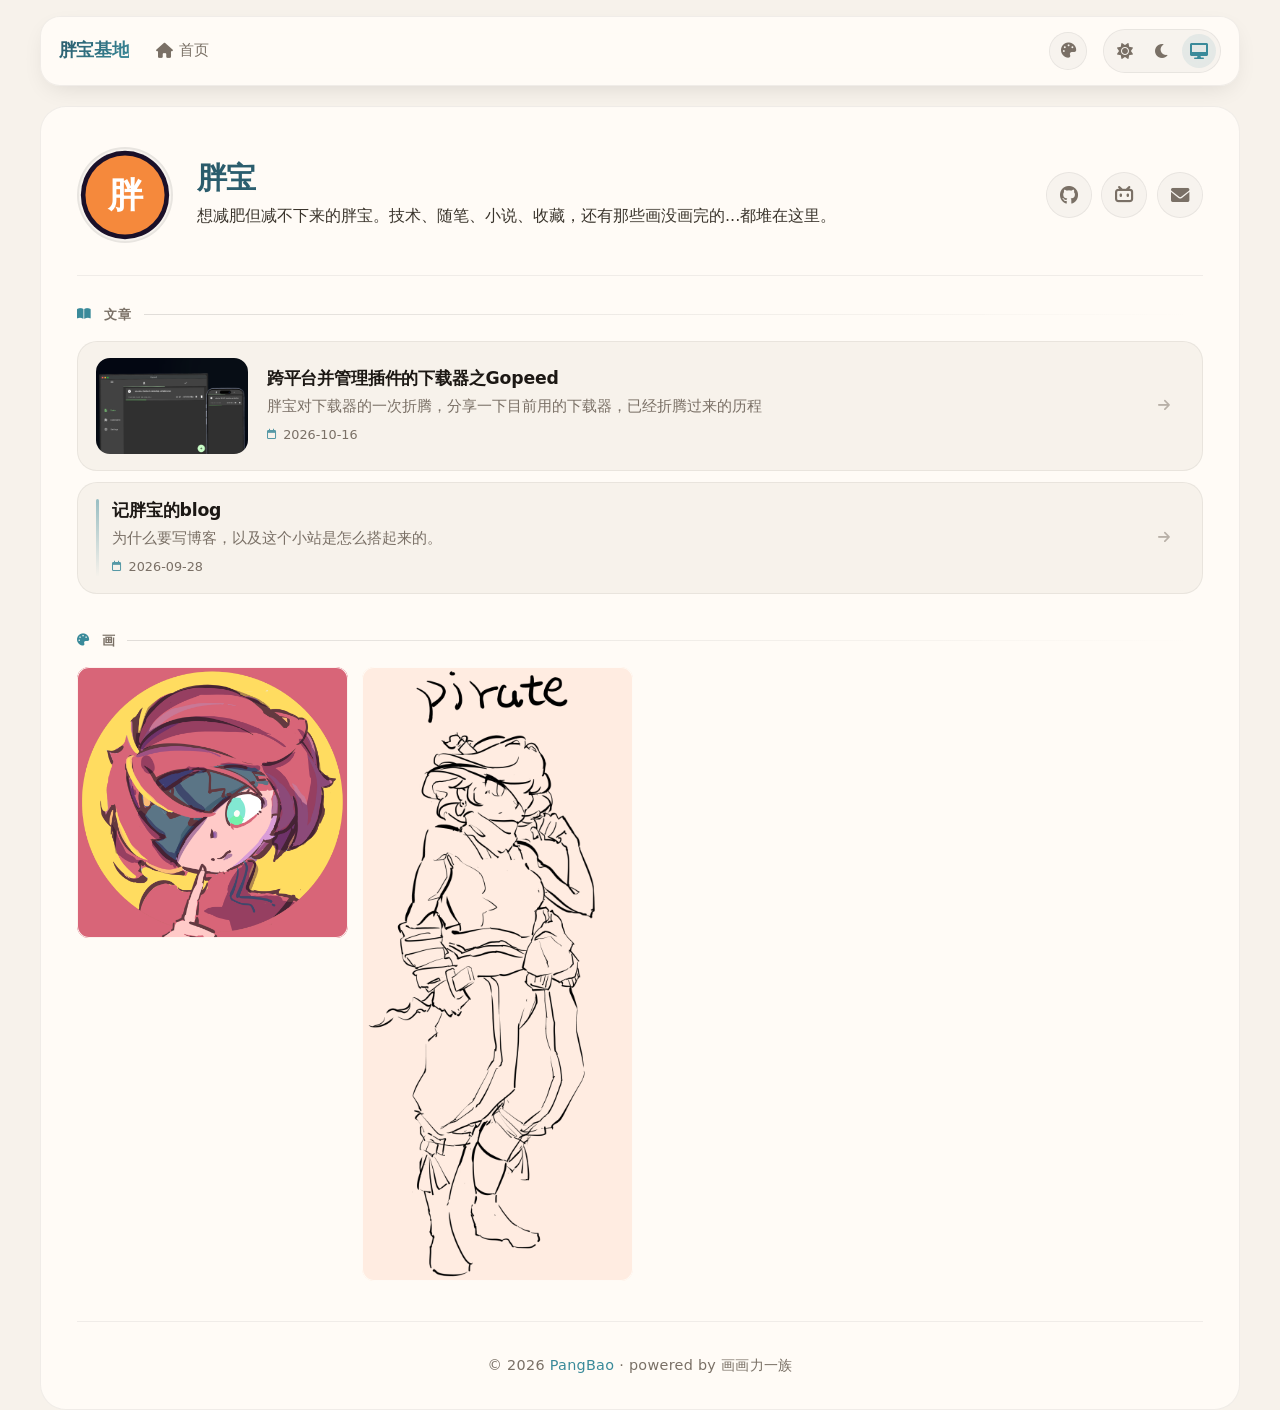
<file: index.html>
<!DOCTYPE html>
<html lang="zh-CN">
<head>
  <meta charset="UTF-8" />
  <meta name="viewport" content="width=device-width, initial-scale=1.0, viewport-fit=cover" />
  <title>胖宝基地</title>
  <meta name="description" content="胖宝基地 · 技术、随笔、小说、收藏" />

  <style>
    :root { color-scheme: dark light; }
    html { background: #16111f; }
    html[data-theme="light"] { background: #f7f2eb; }
    body { margin: 0; }
  </style>

  <script>
    (function () {
      var t = localStorage.getItem('theme-preference') || 'system';
      var d = t === 'system'
        ? (window.matchMedia('(prefers-color-scheme: dark)').matches ? 'dark' : 'light')
        : t;
      document.documentElement.setAttribute('data-theme', d);
    })();
  </script>

  <link rel="icon" type="image/svg+xml" href="favicon.svg" />
  <link rel="stylesheet" href="vendor/font-awesome/css/all.min.css" />
  <link rel="stylesheet" href="style.css" />
  <link rel="stylesheet" href="home.css" />
</head>
<body>

  <nav class="topbar" id="topbar">
    <div class="nav-brand">胖宝基地</div>
    <div class="breadcrumb" id="breadcrumb">
      <span class="crumb crumb-home">
        <i class="fas fa-home"></i>
        <span>首页</span>
      </span>
    </div>
    <a class="nav-icon-btn" href="#gallery" title="画" aria-label="画作">
      <i class="fas fa-palette"></i>
    </a>
    
    <div class="theme-switcher" id="themeSwitcher">
      <button class="theme-btn" data-theme-value="light" title="亮色" aria-label="亮色"><i class="fas fa-sun"></i></button>
      <button class="theme-btn" data-theme-value="dark" title="暗色" aria-label="暗色"><i class="fas fa-moon"></i></button>
      <button class="theme-btn" data-theme-value="system" title="跟随系统" aria-label="跟随系统"><i class="fas fa-desktop"></i></button>
    </div>

  </nav>

  <main class="container">

    <header class="hero">
      <img class="avatar" src="avatar.svg" alt="胖宝头像" width="96" height="96" />
      <div class="hero-text">
        <h1 class="hero-name">胖宝</h1>
        <p class="hero-bio">想减肥但减不下来的胖宝。技术、随笔、小说、收藏，还有那些画没画完的...都堆在这里。</p>
      </div>
      <div class="hero-social">
        <a href="https://github.com/NoDoFes" target="_blank" aria-label="GitHub"><i class="fab fa-github"></i></a>
        <a href="https://space.bilibili.com/65582750" target="_blank" aria-label="B站"><i class="fab fa-bilibili"></i></a>
        <a href="mailto:NoDoFes@outlook.com" aria-label="邮箱"><i class="fas fa-envelope"></i></a>
      </div>
    </header>

    <!-- 文章 -->
    <section class="section">
      <div class="section-label">
        <i class="fas fa-book-open"></i> 文章
        <span class="section-line"></span>
      </div>
      <div class="article-list" id="articleList"></div>
    </section>

    <!-- 画（瀑布流） -->
    <section class="section" id="gallery">
      <div class="section-label">
        <i class="fas fa-palette"></i> 画
        <span class="section-line"></span>
      </div>
      <div class="masonry" id="masonry"></div>
      <p class="section-empty" id="masonryEmpty" hidden>还没有画，下次来就有了 🎨</p>
    </section>

    <footer class="footer">
      &copy; 2026 <span>PangBao</span> · powered by 画画力一族
    </footer>

  </main>

  <!-- 灯箱 -->
  <div class="lightbox" id="lightbox" hidden aria-hidden="true" role="dialog" aria-modal="true" aria-label="画作查看">
    <div class="lightbox-backdrop" data-lb-close></div>

    <button class="lightbox-close" data-lb-close aria-label="关闭 (Esc)" title="关闭 (Esc)">
      <i class="fas fa-xmark"></i>
    </button>

    <button class="lightbox-nav lightbox-prev" data-lb-prev aria-label="上一张 (←)" title="上一张 (←)">
      <i class="fas fa-chevron-left"></i>
    </button>

    <figure class="lightbox-stage">
      <div class="lightbox-image-wrap">
        <img class="lightbox-image" id="lbImage" alt="" />
      </div>
      <figcaption class="lightbox-caption">
        <div class="lightbox-caption-main">
          <span class="lightbox-title" id="lbTitle"></span>
          <span class="lightbox-date" id="lbDate"></span>
        </div>
        <div class="lightbox-counter" id="lbCounter"></div>
      </figcaption>
    </figure>

    <button class="lightbox-nav lightbox-next" data-lb-next aria-label="下一张 (→)" title="下一张 (→)">
      <i class="fas fa-chevron-right"></i>
    </button>
  </div>

  <script src="articles.js"></script>
  <script src="artworks.js"></script>
  <script src="script.js"></script>
</body>
</html>
</file>
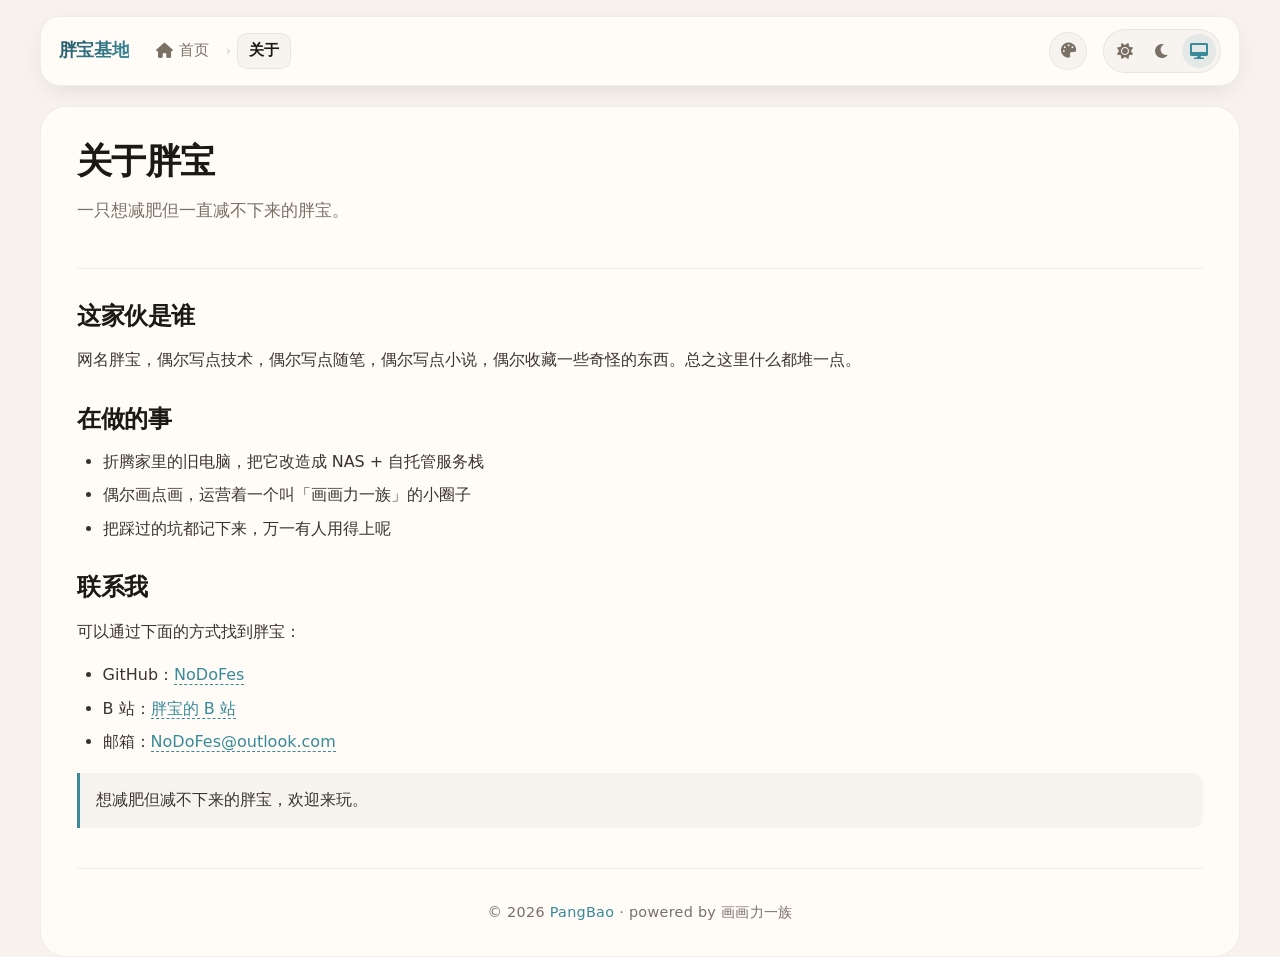
<file: about.html>
<!DOCTYPE html>
<html lang="zh-CN">
<head>
  <meta charset="UTF-8" />
  <meta name="viewport" content="width=device-width, initial-scale=1.0, viewport-fit=cover" />
  <title>关于 · 胖宝基地</title>

  <style>
    :root { color-scheme: dark light; }
    html { background: #16111f; }
    html[data-theme="light"] { background: #f7f2eb; }
    body { margin: 0; }
  </style>

  <script>
    (function () {
      var t = localStorage.getItem('theme-preference') || 'system';
      var d = t === 'system'
        ? (window.matchMedia('(prefers-color-scheme: dark)').matches ? 'dark' : 'light')
        : t;
      document.documentElement.setAttribute('data-theme', d);
    })();
  </script>

  <link rel="icon" type="image/svg+xml" href="favicon.svg" />
  <link rel="stylesheet" href="vendor/font-awesome/css/all.min.css" />
  <link rel="stylesheet" href="style.css" />
  <link rel="stylesheet" href="post.css" />
</head>
<body>

  <nav class="topbar">
    <a class="nav-brand" href="index.html" style="text-decoration:none;">胖宝基地</a>
    <div class="breadcrumb">
      <a class="crumb crumb-home" href="index.html" style="text-decoration:none;">
        <i class="fas fa-home"></i> 首页
      </a>
      <span class="crumb-sep">›</span>
      <span class="crumb crumb-file">关于</span>
    </div>
    <a class="nav-icon-btn" href="index.html#gallery" title="画" aria-label="画作">
      <i class="fas fa-palette"></i>
    </a>
    
    <div class="theme-switcher" id="themeSwitcher">
      <button class="theme-btn" data-theme-value="light" title="亮色" aria-label="亮色"><i class="fas fa-sun"></i></button>
      <button class="theme-btn" data-theme-value="dark" title="暗色" aria-label="暗色"><i class="fas fa-moon"></i></button>
      <button class="theme-btn" data-theme-value="system" title="跟随系统" aria-label="跟随系统"><i class="fas fa-desktop"></i></button>
    </div>

  </nav>

  <main class="container">
    <article class="post">
      <header class="post-header">
        <h1 class="post-title">关于胖宝</h1>
        <p class="post-description">一只想减肥但一直减不下来的胖宝。</p>
      </header>

      <h2>这家伙是谁</h2>
      <p>网名胖宝，偶尔写点技术，偶尔写点随笔，偶尔写点小说，偶尔收藏一些奇怪的东西。总之这里什么都堆一点。</p>

      <h2>在做的事</h2>
      <ul>
        <li>折腾家里的旧电脑，把它改造成 NAS + 自托管服务栈</li>
        <li>偶尔画点画，运营着一个叫「画画力一族」的小圈子</li>
        <li>把踩过的坑都记下来，万一有人用得上呢</li>
      </ul>

      <h2>联系我</h2>
      <p>可以通过下面的方式找到胖宝：</p>
      <ul>
        <li>GitHub：<a href="https://github.com/NoDoFes" target="_blank">NoDoFes</a></li>
        <li>B 站：<a href="https://space.bilibili.com/65582750" target="_blank">胖宝的 B 站</a></li>
        <li>邮箱：<a href="mailto:NoDoFes@outlook.com">NoDoFes@outlook.com</a></li>
      </ul>

      <blockquote>想减肥但减不下来的胖宝，欢迎来玩。</blockquote>
    </article>

    <footer class="footer">
      &copy; 2026 <span>PangBao</span> · powered by 画画力一族
    </footer>
  </main>

  <script defer src="script.js"></script>
</body>
</html>
</file>
<file: style.css>
/* ============================================
   CSS 变量
   ============================================ */
:root {
    --bg-primary: #16111f;
    --bg-secondary: rgba(24, 18, 36, 0.82);
    --bg-tertiary: rgba(38, 28, 56, 0.4);
    --bg-hover: rgba(60, 44, 90, 0.45);

    --text-primary: #f5ede0;
    --text-secondary: #d8cdbd;
    --text-muted: #a89f91; 

    --border-subtle: rgba(255, 255, 255, 0.05);
    --border-strong: rgba(255, 255, 255, 0.1);

    --shadow-md: 0 8px 24px -8px rgba(0, 0, 0, 0.5);

    --accent: #6fcbd6;
    --accent-soft: rgba(111, 203, 214, 0.14);
    --brand-gradient: linear-gradient(135deg, #a8e5f0, #6fcbd6);

    --crumb-0: #6fcbd6;
    --crumb-1: #e8a44a;
    --crumb-2: #d48ad6;
    --crumb-3: #f08080;
    --crumb-file: #f5ede0;

    --radius-sm: 10px;
    --radius-md: 14px;
    --radius-lg: 20px;
    --radius-xl: 26px;

    --ease-out: cubic-bezier(0.22, 1, 0.36, 1);
}

[data-theme="light"] {
    --bg-primary: #f7f2eb;
    --bg-secondary: rgba(255, 252, 247, 0.92);
    --bg-tertiary: rgba(0, 0, 0, 0.03);
    --bg-hover: rgba(0, 0, 0, 0.06);

    --text-primary: #1c1814;
    --text-secondary: #3a342c;
    --text-muted: #7a7066;

    --border-subtle: rgba(0, 0, 0, 0.06);
    --border-strong: rgba(0, 0, 0, 0.12);

    --shadow-md: 0 8px 24px -8px rgba(0, 0, 0, 0.12);

    --accent: #3a8a9a;
    --accent-soft: rgba(58, 138, 154, 0.1);
    --brand-gradient: linear-gradient(135deg, #2a5a6a, #3a8a9a);

    --crumb-0: #3a8a9a;
    --crumb-1: #c8843a;
    --crumb-2: #a868b6;
    --crumb-3: #d06060;
    --crumb-file: #1c1814;
}

/* ============================================
   全局
   ============================================ */
* { margin: 0; padding: 0; box-sizing: border-box; }

html {
    scroll-behavior: smooth;
    scroll-padding-top: 90px;
    -webkit-text-size-adjust: 100%;
}

body {
    font-family: system-ui, -apple-system, 'Segoe UI', 'PingFang SC', 'Microsoft YaHei', sans-serif;
    background: var(--bg-primary);
    color: var(--text-primary);
    line-height: 1.65;
    min-height: 100vh;
    display: flex;
    flex-direction: column;
    align-items: center;
    padding: 1rem 1.25rem 0;
    transition: background 0.3s ease, color 0.3s ease;
    -webkit-font-smoothing: antialiased;
    -moz-osx-font-smoothing: grayscale;
    font-size: 16px;
}

/* ============================================
   顶部 sticky
   ============================================ */
.topbar {
    position: sticky;
    top: 0.75rem;
    z-index: 100;
    width: 100%;
    max-width: 1200px;
    display: flex;
    align-items: center;
    gap: 1rem;
    padding: 0.75rem 1.1rem;
    margin-bottom: 1.25rem;
    background: var(--bg-secondary);
    backdrop-filter: blur(20px) saturate(1.4);
    -webkit-backdrop-filter: blur(20px) saturate(1.4);
    border: 1px solid var(--border-subtle);
    border-radius: var(--radius-lg);
    box-shadow: var(--shadow-md);
    transition:
        padding 0.3s var(--ease-out),
        box-shadow 0.3s ease,
        background 0.3s ease,
        border-color 0.3s ease,
        border-radius 0.3s ease;
}

.topbar.scrolled {
    padding: 0.55rem 1.1rem;
    box-shadow: 0 16px 40px -14px rgba(0, 0, 0, 0.7),
                0 2px 8px -2px rgba(0, 0, 0, 0.3);
}
[data-theme="light"] .topbar.scrolled {
    box-shadow: 0 16px 40px -14px rgba(0, 0, 0, 0.15),
                0 2px 8px -2px rgba(0, 0, 0, 0.05);
}

.nav-brand {
    font-size: 1.1rem;
    font-weight: 700;
    letter-spacing: -0.02em;
    background: var(--brand-gradient);
    -webkit-background-clip: text;
    background-clip: text;
    color: transparent;
    flex-shrink: 0;
    white-space: nowrap;
    text-decoration: none;
}

/* 返回按钮（文章页顶栏用） */
.back-link {
    display: inline-flex;
    align-items: center;
    gap: 0.5rem;
    padding: 0.5rem 0.95rem;
    border-radius: 999px;
    border: 1px solid var(--border-subtle);
    background: var(--bg-tertiary);
    color: var(--text-secondary);
    font-size: 0.9rem;
    font-weight: 500;
    text-decoration: none;
    flex-shrink: 0;
    transition:
        background 0.2s ease,
        color 0.2s ease,
        border-color 0.2s ease,
        transform 0.2s var(--ease-out);
}
.back-link:hover {
    color: var(--accent);
    border-color: var(--accent);
    background: var(--bg-hover);
    transform: translateX(-2px);
}
.back-link i { transition: transform 0.2s var(--ease-out); }
.back-link:hover i { transform: translateX(-2px); }

/* 顶栏图标按钮（「画」入口） */
.nav-icon-btn {
    width: 38px;
    height: 38px;
    display: inline-flex;
    align-items: center;
    justify-content: center;
    border-radius: 50%;
    background: var(--bg-tertiary);
    border: 1px solid var(--border-subtle);
    color: var(--text-muted);
    font-size: 0.95rem;
    text-decoration: none;
    flex-shrink: 0;
    transition:
        color 0.2s ease,
        background 0.2s ease,
        border-color 0.2s ease,
        transform 0.2s var(--ease-out);
}
.nav-icon-btn:hover {
    color: var(--accent);
    border-color: var(--accent);
    background: var(--bg-hover);
    transform: translateY(-1px) rotate(-6deg);
}
.nav-icon-btn.active {
    color: var(--accent);
    background: var(--accent-soft);
    border-color: var(--accent);
}

/* 面包屑 */
.breadcrumb {
    flex: 1;
    display: flex;
    align-items: center;
    gap: 0.35rem;
    font-size: 0.95rem;
    overflow-x: auto;
    white-space: nowrap;
    scrollbar-width: none;
    -ms-overflow-style: none;
    padding: 0.15rem 0;
    min-width: 0;
}
.breadcrumb::-webkit-scrollbar { display: none; }

.crumb {
    display: inline-flex;
    align-items: center;
    gap: 0.35rem;
    padding: 0.3rem 0.7rem;
    border-radius: var(--radius-sm);
    transition: background 0.15s, color 0.15s;
    flex-shrink: 0;
    font-weight: 500;
    color: inherit;
    text-decoration: none;
}

.crumb-home {
    color: var(--text-muted);
    cursor: pointer;
}
.crumb-home:hover {
    color: var(--text-primary);
    background: var(--bg-tertiary);
}

.crumb-depth-0 { color: var(--crumb-0); }
.crumb-depth-1 { color: var(--crumb-1); }
.crumb-depth-2 { color: var(--crumb-2); }
.crumb-depth-3 { color: var(--crumb-3); }

.crumb-file {
    color: var(--crumb-file);
    font-weight: 600;
    background: var(--bg-tertiary);
    border: 1px solid var(--border-subtle);
    overflow: hidden;
    text-overflow: ellipsis;
    max-width: 34vw;
}

.crumb-sep {
    color: var(--text-muted);
    opacity: 0.4;
    font-size: 0.85em;
    flex-shrink: 0;
}

/* 主题切换器 */
.theme-switcher {
    display: flex;
    align-items: center;
    gap: 0.2rem;
    background: var(--bg-tertiary);
    padding: 0.25rem;
    border-radius: 999px;
    border: 1px solid var(--border-subtle);
    flex-shrink: 0;
}

.theme-btn {
    background: transparent;
    border: none;
    color: var(--text-muted);
    font-size: 1rem;
    width: 34px;
    height: 34px;
    border-radius: 50%;
    cursor: pointer;
    transition: 0.15s;
    line-height: 1;
    display: inline-flex;
    align-items: center;
    justify-content: center;
}
.theme-btn:hover {
    color: var(--text-primary);
    background: var(--bg-hover);
}
.theme-btn.active {
    color: var(--accent);
    background: var(--accent-soft);
}

/* ============================================
   主容器
   ============================================ */
.container {
    max-width: 1200px;
    width: 100%;
    background: var(--bg-secondary);
    backdrop-filter: blur(8px);
    -webkit-backdrop-filter: blur(8px);
    border-radius: var(--radius-xl);
    padding: 2rem 2.25rem 1.5rem;
    border: 1px solid var(--border-subtle);
    box-shadow: 0 1px 0 rgba(255, 255, 255, 0.04) inset;
    flex: 1;
    transition: background 0.3s, border-color 0.3s;
}

/* ============================================
   页脚
   ============================================ */
.footer {
    text-align: center;
    font-size: 0.9rem;
    color: var(--text-muted);
    padding: 2rem 0 0.5rem;
    margin-top: 2.5rem;
    border-top: 1px solid var(--border-subtle);
    letter-spacing: 0.02em;
}
.footer span { color: var(--accent); }

/* ============================================
   页面切换动画
   ============================================ */
body { transition: opacity 0.18s ease; }
body.page-leaving { opacity: 0.6; }

/* ============================================
   主题切换过渡
   ============================================ */

/* View Transition */
::view-transition-old(root),
::view-transition-new(root) {
    animation: none;
    mix-blend-mode: normal;
}
::view-transition-old(root) { z-index: 1; }
::view-transition-new(root) { z-index: 2; }

.read-progress,
.back-to-top {
    view-transition-name: none;
}

/* CSS 类过渡回退 */
html.theme-transition,
html.theme-transition *,
html.theme-transition *::before,
html.theme-transition *::after {
    transition:
        background-color 0.4s cubic-bezier(0.22, 1, 0.36, 1),
        color            0.4s cubic-bezier(0.22, 1, 0.36, 1),
        border-color     0.4s cubic-bezier(0.22, 1, 0.36, 1),
        box-shadow       0.4s cubic-bezier(0.22, 1, 0.36, 1),
        fill             0.4s cubic-bezier(0.22, 1, 0.36, 1),
        stroke           0.4s cubic-bezier(0.22, 1, 0.36, 1) !important;
    transition-delay: 0s !important;
}

/* ============================================
   响应式（顶栏 / 容器 / 页脚）
   ============================================ */
@media (max-width: 780px) {
    body {
        padding: 0.6rem 0.75rem 0;
        font-size: 15px;
    }
    .topbar {
        top: 0.5rem;
        padding: 0.6rem 0.85rem;
        gap: 0.6rem;
        border-radius: var(--radius-md);
    }
    .nav-brand { font-size: 1rem; }
    .breadcrumb { font-size: 0.88rem; }
    .crumb { padding: 0.25rem 0.55rem; }
    .theme-btn { width: 32px; height: 32px; font-size: 0.95rem; }

    .container {
        padding: 1.5rem 1.25rem 1rem;
        border-radius: var(--radius-lg);
    }
}

@media (max-width: 640px) {
    .back-link span { display: none; }
    .back-link { padding: 0.5rem; width: 38px; justify-content: center; }
    .nav-icon-btn { width: 34px; height: 34px; font-size: 0.88rem; }
}

@media (max-width: 460px) {
    .nav-brand { display: none; }
    .container {
        padding: 1.25rem 1rem 0.75rem;
        border-radius: var(--radius-md);
    }
}

@supports (padding: max(0px)) {
    body {
        padding-left: max(1.25rem, env(safe-area-inset-left));
        padding-right: max(1.25rem, env(safe-area-inset-right));
    }
}

/* ============================================
   减少动画
   ============================================ */
@media (prefers-reduced-motion: reduce) {
    .topbar,
    .back-link,
    .nav-icon-btn {
        animation: none !important;
        transition: none !important;
    }
    html.theme-transition,
    html.theme-transition *,
    html.theme-transition *::before,
    html.theme-transition *::after {
        transition: none !important;
    }
    ::view-transition-old(root),
    ::view-transition-new(root) {
        animation: none !important;
    }
}
</file>
<file: home.css>
/* ============================================================
   首页专属样式
   加载于：index.html
   ============================================================ */

/* ============================================
   Hero
   ============================================ */
.hero {
    display: flex;
    align-items: center;
    gap: 1.5rem;
    padding: 0.5rem 0 2rem;
    border-bottom: 1px solid var(--border-subtle);
    margin-bottom: 1.75rem;
}

.avatar {
    width: 96px;
    height: 96px;
    border-radius: 50%;
    object-fit: cover;
    background: var(--bg-tertiary);
    flex-shrink: 0;
    border: 2px solid var(--border-subtle);
    transition: transform 0.3s var(--ease-out), border-color 0.2s;
}
.avatar:hover {
    transform: scale(1.04);
    border-color: var(--accent);
}

.hero-text {
    flex: 1;
    min-width: 0;
}

.hero-name {
    font-size: 1.85rem;
    font-weight: 700;
    letter-spacing: -0.02em;
    background: var(--brand-gradient);
    -webkit-background-clip: text;
    background-clip: text;
    color: transparent;
    margin-bottom: 0.4rem;
    line-height: 1.2;
}

.hero-bio {
    color: var(--text-secondary);
    font-size: 1rem;
    line-height: 1.6;
}

.hero-social {
    display: flex;
    gap: 0.6rem;
    flex-shrink: 0;
}
.hero-social a {
    width: 46px;
    height: 46px;
    display: inline-flex;
    align-items: center;
    justify-content: center;
    border-radius: 50%;
    color: var(--text-muted);
    background: var(--bg-tertiary);
    border: 1px solid var(--border-subtle);
    font-size: 1.15rem;
    text-decoration: none;
    transition: all 0.2s var(--ease-out);
}
.hero-social a:hover {
    color: var(--accent);
    background: var(--bg-hover);
    border-color: var(--accent);
    transform: translateY(-2px);
}

/* ============================================
   通用区块
   ============================================ */
.section {
    margin-top: 2.25rem;
}
.section:first-of-type {
    margin-top: 0;
}

.section-label {
    display: flex;
    align-items: center;
    gap: 0.7rem;
    font-size: 0.8rem;
    text-transform: uppercase;
    letter-spacing: 0.12em;
    color: var(--text-muted);
    margin-bottom: 1rem;
    font-weight: 600;
}
.section-label i {
    color: var(--accent);
    font-size: 0.95em;
}

.section-line {
    flex: 1;
    height: 1px;
    background: linear-gradient(90deg, var(--border-strong), transparent);
}

.section-more {
    font-size: 0.82rem;
    color: var(--accent);
    text-decoration: none;
    letter-spacing: 0.02em;
    text-transform: none;
    display: inline-flex;
    align-items: center;
    gap: 0.35rem;
    padding: 0.15rem 0.5rem;
    border-radius: 999px;
    transition:
        background 0.2s ease,
        transform 0.2s var(--ease-out);
}
.section-more:hover {
    background: var(--accent-soft);
    transform: translateX(2px);
}
.section-more i {
    font-size: 0.85em;
    transition: transform 0.2s var(--ease-out);
}
.section-more:hover i {
    transform: translateX(2px);
}

.section-empty {
    text-align: center;
    color: var(--text-muted);
    padding: 2rem 0;
    font-size: 0.92rem;
}

/* ============================================
   文章列表
   ============================================ */
.article-list {
    display: flex;
    flex-direction: column;
    gap: 0.65rem;
}

.article-item {
    display: flex;
    align-items: center;
    gap: 1.15rem;
    padding: 1rem 1.15rem;
    border-radius: var(--radius-lg);
    background: var(--bg-primary);
    border: 1px solid var(--border-subtle);
    text-decoration: none;
    color: inherit;
    min-width: 0;
    position: relative;
    transition:
        transform 0.24s var(--ease-out),
        border-color 0.24s ease,
        background 0.24s ease,
        box-shadow 0.24s ease;
    animation: articleIn 0.5s var(--ease-out) backwards;
    animation-delay: min(calc(var(--i, 0) * 50ms), 500ms);
}

@keyframes articleIn {
    from { opacity: 0; transform: translateY(8px); }
    to   { opacity: 1; transform: translateY(0); }
}

.article-item:hover {
    transform: translateY(-2px);
    border-color: var(--accent);
    box-shadow: 0 10px 28px -16px var(--accent-soft);
}
.article-item:focus-visible {
    outline: 2px solid var(--accent);
    outline-offset: 2px;
}

.article-item-cover {
    width: 152px;
    height: 96px;
    flex-shrink: 0;
    object-fit: cover;
    border-radius: var(--radius-md);
    background: var(--bg-tertiary);
    transition: transform 0.32s var(--ease-out);
}
.article-item:hover .article-item-cover {
    transform: scale(1.02);
}

/* 无封面时左侧装饰条 */
.article-item:not(.has-cover)::before {
    content: '';
    width: 3px;
    align-self: stretch;
    border-radius: 3px;
    background: linear-gradient(180deg, var(--accent), transparent);
    opacity: 0.5;
    margin-right: -0.35rem;
    transition: opacity 0.24s ease;
}
.article-item:not(.has-cover):hover::before {
    opacity: 1;
}

.article-item-body {
    flex: 1;
    min-width: 0;
    display: flex;
    flex-direction: column;
    gap: 0.3rem;
}

.article-item-title {
    font-size: 1.08rem;
    font-weight: 600;
    letter-spacing: -0.01em;
    color: var(--text-primary);
    line-height: 1.35;
    overflow: hidden;
    text-overflow: ellipsis;
    white-space: nowrap;
}

.article-item-desc {
    color: var(--text-muted);
    font-size: 0.92rem;
    line-height: 1.55;
    overflow: hidden;
    display: -webkit-box;
    -webkit-line-clamp: 2;
    -webkit-box-orient: vertical;
}

.article-item-meta {
    color: var(--text-muted);
    font-size: 0.8rem;
    font-variant-numeric: tabular-nums;
    display: inline-flex;
    align-items: center;
    gap: 0.4rem;
    margin-top: 0.1rem;
}
.article-item-meta i {
    color: var(--accent);
    font-size: 0.85em;
    opacity: 0.85;
}

.article-item-arrow {
    flex-shrink: 0;
    width: 32px;
    height: 32px;
    display: inline-flex;
    align-items: center;
    justify-content: center;
    border-radius: 50%;
    color: var(--text-muted);
    background: transparent;
    font-size: 0.85rem;
    opacity: 0.5;
    transform: translateX(-4px);
    transition:
        opacity 0.24s ease,
        transform 0.24s var(--ease-out),
        color 0.24s ease,
        background 0.24s ease;
}
.article-item:hover .article-item-arrow {
    opacity: 1;
    transform: translateX(0);
    color: var(--accent);
    background: var(--accent-soft);
}

/* 封面异步加载淡入 */
.article-item-cover.cover-loaded {
    animation: coverIn 0.5s var(--ease-out) backwards;
}
@keyframes coverIn {
    from { opacity: 0; transform: scale(0.94); }
    to   { opacity: 1; transform: scale(1); }
}

/* ============================================
   瀑布流（Pinterest 风格）
   ============================================ */
.masonry {
    column-count: 2;
    column-gap: 0.9rem;
}
@media (min-width: 640px) {
    .masonry { column-count: 3; }
}
@media (min-width: 1024px) {
    .masonry { column-count: 4; }
}
@media (min-width: 1400px) {
    .masonry { column-count: 5; }
}

/* ------------------------------------------------------------
   .masonry-item
   - border-radius + overflow: hidden 做圆角
   - transform: translateZ(0) 强制 GPU 光栅化，消除半屏小数列宽
     下的子像素抗锯齿"裂缝"
   - isolation: isolate 独立层叠上下文
   ------------------------------------------------------------ */
.masonry-item {
    break-inside: avoid;
    -webkit-column-break-inside: avoid;
    page-break-inside: avoid;

    margin: 0 0 0.9rem;
    padding: 0;
    border: none;
    background: transparent;
    cursor: zoom-in;
    display: block;
    width: 100%;
    font: inherit;
    color: inherit;
    text-align: left;

    position: relative;

    /* 圆角：border-radius + overflow: hidden */
    border-radius: 12px;
    overflow: hidden;

    /* 强制 GPU 光栅化 */
    transform: translateZ(0);
    -webkit-backface-visibility: hidden;
    backface-visibility: hidden;
    isolation: isolate;

    transition:
        transform 0.32s var(--ease-out),
        box-shadow 0.32s ease;

    animation: masonryIn 0.55s var(--ease-out) backwards;
    animation-delay: min(calc(var(--i, 0) * 30ms), 500ms);
}

@keyframes masonryIn {
    from { opacity: 0; transform: translateZ(0) translateY(10px) scale(0.985); }
    to   { opacity: 1; transform: translateZ(0) translateY(0) scale(1); }
}

/* 内衬：盖住圆角边缘 1px 抗锯齿缝隙，颜色与页面主背景一致 */
.masonry-item::after {
    content: '';
    position: absolute;
    inset: 0;
    border-radius: inherit;
    pointer-events: none;
    box-shadow: inset 0 0 0 1px var(--bg-secondary);
    z-index: 1;
}

.masonry-item:hover {
    transform: translateZ(0) translateY(-3px);
    box-shadow: 0 12px 22px rgba(0, 0, 0, 0.55);
}
[data-theme="light"] .masonry-item:hover {
    box-shadow: 0 12px 22px rgba(0, 0, 0, 0.16);
}
.masonry-item:focus-visible {
    outline: 2px solid var(--accent);
    outline-offset: 3px;
}

.masonry-item img {
    display: block;
    width: 100%;
    height: auto;
    background: var(--bg-tertiary);
    opacity: 0;
    transition: opacity 0.45s ease;
}
.masonry-item img.loaded { opacity: 1; }

.masonry-item .masonry-overlay {
    position: absolute;
    left: 0;
    right: 0;
    bottom: 0;
    padding: 1.8rem 0.9rem 0.75rem;
    background: linear-gradient(180deg, transparent, rgba(0, 0, 0, 0.72));
    color: #fff;
    opacity: 0;
    transform: translateY(6px);
    transition:
        opacity 0.28s ease,
        transform 0.32s var(--ease-out);
    pointer-events: none;
    display: flex;
    flex-direction: column;
    gap: 0.2rem;
    z-index: 2;
}
.masonry-item:hover .masonry-overlay,
.masonry-item:focus-visible .masonry-overlay {
    opacity: 1;
    transform: translateY(0);
}

.masonry-overlay-title {
    font-size: 0.92rem;
    font-weight: 500;
    overflow: hidden;
    text-overflow: ellipsis;
    white-space: nowrap;
}

.masonry-overlay-meta {
    font-size: 0.76rem;
    opacity: 0.8;
    display: flex;
    gap: 0.5rem;
    align-items: center;
    overflow: hidden;
    white-space: nowrap;
}

/* ============================================
   灯箱
   ============================================ */
body.lightbox-lock { overflow: hidden; }

.lightbox {
    position: fixed;
    inset: 0;
    z-index: 2000;
    display: none;
}
.lightbox[hidden] { display: none; }
.lightbox.lightbox-open { display: block; }

.lightbox-backdrop {
    position: absolute;
    inset: 0;
    background: rgba(8, 6, 14, 0.92);
    backdrop-filter: blur(18px);
    -webkit-backdrop-filter: blur(18px);
    opacity: 0;
    transition: opacity 0.4s ease;
}
.lightbox.lightbox-visible .lightbox-backdrop { opacity: 1; }

.lightbox-close {
    position: absolute;
    top: 20px;
    right: 20px;
    width: 44px;
    height: 44px;
    border-radius: 50%;
    border: 1px solid rgba(255, 255, 255, 0.15);
    background: rgba(255, 255, 255, 0.06);
    color: rgba(255, 255, 255, 0.8);
    font-size: 1.15rem;
    cursor: pointer;
    z-index: 3;
    display: inline-flex;
    align-items: center;
    justify-content: center;
    opacity: 0;
    transform: scale(0.9);
    transition:
        opacity 0.3s ease 0.1s,
        transform 0.35s var(--ease-out) 0.1s,
        background 0.2s ease,
        color 0.2s ease,
        border-color 0.2s ease;
}
.lightbox.lightbox-visible .lightbox-close {
    opacity: 1;
    transform: scale(1);
}
.lightbox-close:hover {
    color: #fff;
    border-color: var(--accent);
    background: rgba(111, 203, 214, 0.18);
}

.lightbox-nav {
    position: absolute;
    top: 50%;
    transform: translateY(-50%) scale(0.9);
    width: 52px;
    height: 52px;
    border-radius: 50%;
    border: 1px solid rgba(255, 255, 255, 0.15);
    background: rgba(255, 255, 255, 0.06);
    color: rgba(255, 255, 255, 0.85);
    font-size: 1.2rem;
    cursor: pointer;
    z-index: 3;
    display: inline-flex;
    align-items: center;
    justify-content: center;
    opacity: 0;
    transition:
        opacity 0.3s ease 0.1s,
        transform 0.35s var(--ease-out) 0.1s,
        background 0.2s ease,
        color 0.2s ease,
        border-color 0.2s ease;
}
.lightbox.lightbox-visible .lightbox-nav {
    opacity: 1;
    transform: translateY(-50%) scale(1);
}
.lightbox-prev { left: 24px; }
.lightbox-next { right: 24px; }

.lightbox-nav:hover {
    color: #fff;
    border-color: var(--accent);
    background: rgba(111, 203, 214, 0.18);
}
.lightbox-prev:hover { transform: translateY(-50%) translateX(-2px) scale(1); }
.lightbox-next:hover { transform: translateY(-50%) translateX(2px) scale(1); }

.lightbox-nav[disabled] {
    opacity: 0.25 !important;
    pointer-events: none;
}

.lightbox-stage {
    position: absolute;
    inset: 0;
    display: flex;
    flex-direction: column;
    align-items: center;
    justify-content: center;
    padding: 70px 90px 40px;
    gap: 1rem;
    pointer-events: none;
    z-index: 2;
}

.lightbox-image-wrap {
    max-width: 100%;
    max-height: calc(100vh - 220px);
    display: flex;
    align-items: center;
    justify-content: center;
    pointer-events: auto;
}

.lightbox-image {
    max-width: 100%;
    max-height: calc(100vh - 220px);
    width: auto;
    height: auto;
    border-radius: 8px;
    box-shadow: 0 30px 80px -30px rgba(0, 0, 0, 0.9);
    display: block;
    opacity: 0;
    transform: scale(0.82);
    transition:
        opacity 0.36s cubic-bezier(0.22, 1, 0.36, 1),
        transform 0.46s cubic-bezier(0.22, 1, 0.36, 1);
    will-change: opacity, transform;
}
.lightbox-image.lb-in {
    opacity: 1;
    transform: scale(1);
}

.lightbox-caption {
    max-width: 720px;
    width: 100%;
    display: flex;
    flex-direction: column;
    gap: 0.5rem;
    color: rgba(255, 255, 255, 0.9);
    text-align: center;
    pointer-events: auto;
    opacity: 0;
    transform: translateY(8px);
    transition:
        opacity 0.4s ease 0.15s,
        transform 0.48s var(--ease-out) 0.15s;
}
.lightbox.lightbox-visible .lightbox-caption {
    opacity: 1;
    transform: translateY(0);
}

.lightbox-caption-main {
    display: flex;
    align-items: baseline;
    justify-content: center;
    flex-wrap: wrap;
    gap: 0.6rem;
}

.lightbox-title {
    font-size: 1.05rem;
    font-weight: 500;
    color: #fff;
}

.lightbox-date {
    font-size: 0.85rem;
    color: rgba(255, 255, 255, 0.55);
    font-variant-numeric: tabular-nums;
}

.lightbox-counter {
    font-size: 0.8rem;
    color: rgba(255, 255, 255, 0.45);
    font-variant-numeric: tabular-nums;
    letter-spacing: 0.05em;
}

/* ============================================
   响应式
   ============================================ */
@media (max-width: 780px) {
    .hero {
        flex-wrap: wrap;
        gap: 1rem;
        padding: 0.25rem 0 1.5rem;
        margin-bottom: 1.5rem;
    }
    .avatar { width: 72px; height: 72px; }
    .hero-name { font-size: 1.5rem; }
    .hero-bio { font-size: 0.95rem; }
    .hero-social { width: 100%; gap: 0.5rem; }
    .hero-social a {
        width: 42px;
        height: 42px;
        font-size: 1.05rem;
    }

    .lightbox-nav {
        width: 44px;
        height: 44px;
        font-size: 1rem;
    }
    .lightbox-prev { left: 12px; }
    .lightbox-next { right: 12px; }
    .lightbox-close {
        top: 14px;
        right: 14px;
        width: 38px;
        height: 38px;
        font-size: 1rem;
    }
    .lightbox-stage { padding: 60px 60px 40px; }
    .lightbox-image,
    .lightbox-image-wrap {
        max-height: calc(100vh - 200px);
    }
    .lightbox-title { font-size: 0.98rem; }
    .lightbox-date { font-size: 0.8rem; }
}

@media (max-width: 640px) {
    .article-item {
        padding: 0.85rem 0.9rem;
        gap: 0.85rem;
    }
    .article-item-cover {
        width: 100px;
        height: 68px;
    }
    .article-item-desc { display: none; }
    .article-item-title {
        font-size: 1rem;
        white-space: normal;
        display: -webkit-box;
        -webkit-line-clamp: 2;
        -webkit-box-orient: vertical;
    }
}

@media (max-width: 460px) {
    .hero-name { font-size: 1.35rem; }
    .hero-bio { font-size: 0.9rem; }
    .article-item-meta { display: none; }

    .masonry { column-gap: 0.6rem; }
    .masonry-item { margin-bottom: 0.6rem; }

    .lightbox-stage { padding: 60px 12px 100px; }
    .lightbox-image,
    .lightbox-image-wrap {
        max-height: calc(100vh - 220px);
    }
}

/* ============================================
   减少动画
   ============================================ */
@media (prefers-reduced-motion: reduce) {
    .article-item,
    .article-item-cover,
    .article-item-arrow,
    .masonry-item,
    .masonry-item img,
    .masonry-overlay,
    .lightbox-backdrop,
    .lightbox-image,
    .lightbox-caption,
    .lightbox-close,
    .lightbox-nav {
        animation: none !important;
        transition: none !important;
    }
    .lightbox-image { opacity: 1 !important; transform: none !important; }
    .lightbox-close,
    .lightbox-nav { opacity: 1 !important; }
}
</file>
<file: post.css>
/* ============================================================
   文章页 / 关于页专属样式
   加载于：article.html、about.html
   ============================================================ */

/* 文章页容器窄一点 */
.article-page .container {
    max-width: 860px;
}

/* ==================== Markdown 正文排版 ==================== */
.post {
    background: transparent;
    border: none;
    padding: 0;
    line-height: 1.8;
}

.post h1, .post h2, .post h3, .post h4 {
    color: var(--text-primary);
    margin: 1.8rem 0 0.8rem;
    line-height: 1.3;
    letter-spacing: -0.02em;
    scroll-margin-top: 100px;
}

.post h1 {
    font-size: 2rem;
    padding-bottom: 0.6rem;
    border-bottom: 1px solid var(--border-subtle);
    margin-top: 0;
}
.post h2 { font-size: 1.5rem; }
.post h3 { font-size: 1.2rem; }

.post p {
    color: var(--text-secondary);
    margin: 0.9rem 0;
}

.post a {
    color: var(--accent);
    text-decoration: none;
    border-bottom: 1px dashed var(--accent);
}
.post a:hover { border-bottom-style: solid; }

.post ul, .post ol {
    color: var(--text-secondary);
    padding-left: 1.6rem;
    margin: 0.8rem 0;
}

.post li { margin: 0.3rem 0; }

.post code {
    background: var(--accent-soft);
    color: var(--accent);
    padding: 0.15em 0.4em;
    border-radius: 6px;
    font-size: 0.92em;
}

/* 代码块基础样式 */
.post pre {
    background: rgba(0, 0, 0, 0.35);
    border: 1px solid var(--border-subtle);
    border-radius: 18px;
    padding: 1rem 1.2rem;
    overflow-x: auto;
    margin: 1rem 0;
}
[data-theme="light"] .post pre {
    background: rgba(0, 0, 0, 0.06);
}
.post pre code {
    background: transparent;
    color: var(--text-primary);
    padding: 0;
}

/* ★ 新增：代码块与复制按钮增强 */
.post .code-block-wrapper {
    position: relative;
    margin: 1rem 0;
}
.post .code-block-wrapper pre {
    margin: 0; /* 清除默认 margin，由 wrapper 接管 */
}

/* ★ 代码块与复制按钮增强 */
.post .code-block-wrapper {
    position: relative;
    margin: 1rem 0;
}
.post .code-block-wrapper pre {
    margin: 0; /* 清除默认 margin，由 wrapper 接管 */
}

.post .copy-code-btn {
    position: absolute;
    top: 12px;
    right: 12px;
    display: inline-flex;
    align-items: center;
    justify-content: center;
    gap: 6px;
    padding: 6px 16px; /* 增大内边距，让按钮铺满一点 */
    font-size: 0.8rem; /* 稍微放大字体 */
    font-family: inherit;
    color: var(--text-secondary);
    background: var(--bg-tertiary); /* 增加底色 */
    border: 1px solid var(--border-subtle);
    border-radius: 999px; /* ★ 改为胶囊形，极致圆润 */
    cursor: pointer;
    opacity: 0.65; /* ★ 常驻显示，带点透明显得不突兀 */
    transition: all 0.25s ease;
    z-index: 10;
    backdrop-filter: blur(8px);
    -webkit-backdrop-filter: blur(8px);
}

.post .copy-code-btn i {
    font-size: 0.9em;
}

/* 鼠标移上去时完全亮起，并微微上浮 */
.post .copy-code-btn:hover {
    opacity: 1;
    color: var(--text-primary);
    background: var(--bg-hover);
    border-color: var(--border-strong);
    transform: translateY(-1px);
}

.post .copy-code-btn:active {
    transform: scale(0.95);
}

/* 复制成功时的状态 */
.post .copy-code-btn.success {
    color: #4ade80;
    border-color: #4ade80;
    background: rgba(74, 222, 128, 0.15);
    opacity: 1;
}
[data-theme="light"] .post .copy-code-btn.success {
    color: #16a34a;
    border-color: #16a34a;
    background: rgba(22, 163, 74, 0.1);
}

/* 桌面端 hover 显示 */
@media (hover: hover) {
    .post .code-block-wrapper:hover .copy-code-btn {
        opacity: 1;
    }
}

/* 移动端默认半透明显示 */
@media (hover: none) {
    .post .copy-code-btn {
        opacity: 0.7;
    }
}

.post .copy-code-btn:hover {
    color: var(--text-primary);
    background: var(--bg-hover);
    border-color: var(--border-strong);
}

.post .copy-code-btn:active {
    transform: scale(0.95);
}

.post .copy-code-btn.success {
    color: #4ade80;
    border-color: #4ade80;
}
[data-theme="light"] .post .copy-code-btn.success {
    color: #16a34a;
    border-color: #16a34a;
}

/* 图注排版 */
.post .md-figure {
    margin: 1.5rem 0;
    text-align: center;
    display: flex;
    flex-direction: column;
    align-items: center;
}
.post .md-figure img {
    margin: 0; 
    display: block;
}
.post .md-figure figcaption {
    margin-top: 0.6rem;
    font-size: 0.85em;
    color: var(--text-muted); 
    line-height: 1.5;
    max-width: 90%; 
    word-break: break-word; /* ★ 新增，防止长文本溢出 */
}

.post blockquote {
    border-left: 3px solid var(--accent);
    padding-left: 1rem;
    margin: 1rem 0;
    /* 把 --text-muted 改成 --text-secondary，或者直接写 #c7bda9 */
    color: var(--text-secondary); 
    font-style: normal; /* 建议去掉斜体，中文斜体不好看 */
    background: var(--bg-tertiary); /* 加点底色让它更分明 */
    padding: 0.8rem 1rem;
    border-radius: 0 var(--radius-sm) var(--radius-sm) 0;
}

.post img {
    max-width: 100%;
    border-radius: 18px;
    margin: 1rem 0;
}

.post hr {
    border: none;
    border-top: 1px solid var(--border-subtle);
    margin: 2rem 0;
}

.post table {
    width: 100%;
    border-collapse: collapse;
    margin: 1rem 0;
    font-size: 0.95rem;
}
.post th, .post td {
    border: 1px solid var(--border-subtle);
    padding: 0.5rem 0.8rem;
    text-align: left;
}
.post th {
    background: var(--bg-tertiary);
    color: var(--text-primary);
}

.post-loading {
    color: var(--text-muted);
    text-align: center;
    padding: 2rem 0;
}
.post-error {
    color: #ff7a7a;
    text-align: center;
    padding: 1rem 0;
}

/* ==================== 文章头部 ==================== */
.post-header {
    margin-bottom: 2rem;
    padding-bottom: 1.5rem;
    border-bottom: 1px solid var(--border-subtle);
}

.post .post-title {
    font-size: 2.2rem;
    font-weight: 700;
    color: var(--text-primary);
    line-height: 1.25;
    letter-spacing: -0.02em;
    margin: 0 0 0.8rem;
    padding: 0;
    border-bottom: none;
}

.post .post-description {
    font-size: 1.05rem;
    color: var(--text-muted);
    line-height: 1.7;
    margin: 0 0 1.2rem;
    font-weight: 300;
}

.post-meta {
    display: flex;
    flex-wrap: wrap;
    gap: 0.5rem 1.4rem;
    font-size: 0.9rem;
    color: var(--text-muted);
}
.post-meta-item {
    display: inline-flex;
    align-items: center;
    gap: 0.4rem;
}
.post-meta-item i {
    color: var(--accent);
    font-size: 0.9rem;
}

.post-tag {
    color: var(--accent);
    text-decoration: none;
    transition: 0.2s;
    margin-right: 0.4rem;
    border-bottom: none;
}
.post-tag:hover {
    color: var(--text-primary);
    text-decoration: underline;
}

/* ==================== 阅读进度条 ==================== */
.read-progress {
    position: fixed;
    top: 0;
    left: 0;
    right: 0;
    height: 3px;
    z-index: 200;
    background: transparent;
    pointer-events: none;
}
.read-progress-bar {
    height: 100%;
    width: 100%;
    background: linear-gradient(90deg, var(--accent), var(--crumb-2));
    transform: scaleX(0);
    transform-origin: left center;
    transition: transform 0.08s linear;
    border-radius: 0 2px 2px 0;
    box-shadow: 0 0 12px var(--accent-soft);
}

/* ==================== 右侧目录 ==================== */
.toc-sidebar {
    position: fixed;
    right: 24px;
    top: 100px;
    flex-direction: column;
    gap: 10px;
    padding: 16px 18px;
    background: var(--bg-secondary);
    border: 1px solid var(--border-subtle);
    border-radius: var(--radius-lg);
    backdrop-filter: blur(10px);
    -webkit-backdrop-filter: blur(10px);
    box-shadow: var(--shadow-md);
    width: 220px;
    max-height: calc(100vh - 140px);
    overflow-y: auto;
    overflow-x: hidden;
    z-index: 100;
    display: none;
    scrollbar-width: thin;
}
.toc-sidebar::-webkit-scrollbar { width: 6px; }
.toc-sidebar::-webkit-scrollbar-thumb {
    background: var(--border-strong);
    border-radius: 999px;
}

@media (min-width: 1180px) {
    .toc-sidebar { display: flex; }
}

.toc-item {
    display: flex;
    align-items: center;
    gap: 10px;
    white-space: nowrap;
    color: var(--text-muted);
    text-decoration: none;
    font-size: 0.88rem;
    width: 100%;
    padding: 0.35rem 0.5rem;
    border-radius: var(--radius-sm);
    transition: color 0.2s ease, background 0.2s ease, transform 0.2s var(--ease-out);
    overflow: hidden;
}
.toc-item:hover {
    color: var(--accent);
    background: var(--bg-tertiary);
    transform: translateX(2px);
}
.toc-item.active {
    color: var(--accent);
    background: var(--accent-soft);
    font-weight: 500;
}

.toc-dot {
    width: 6px;
    height: 6px;
    border-radius: 50%;
    background: currentColor;
    flex-shrink: 0;
    opacity: 0.45;
    transition: opacity 0.2s ease, transform 0.2s var(--ease-out);
}
.toc-item:hover .toc-dot,
.toc-item.active .toc-dot {
    opacity: 1;
    transform: scale(1.4);
}

.toc-text {
    overflow: hidden;
    text-overflow: ellipsis;
}
.toc-item.toc-h3 {
    padding-left: 1.4rem;
    font-size: 0.83rem;
}

/* ==================== 回到顶部 ==================== */
.back-to-top {
    position: fixed;
    right: 24px;
    bottom: 24px;
    width: 48px;
    height: 48px;
    border-radius: 50%;
    background: var(--bg-secondary);
    backdrop-filter: blur(10px);
    -webkit-backdrop-filter: blur(10px);
    border: 1px solid var(--border-subtle);
    color: var(--text-secondary);
    font-size: 1rem;
    cursor: pointer;
    display: flex;
    align-items: center;
    justify-content: center;
    opacity: 0;
    visibility: hidden;
    transform: translateY(10px);
    transition: all 0.3s var(--ease-out);
    z-index: 999;
    box-shadow: var(--shadow-md);
    padding: 0;
}
.back-to-top.visible {
    opacity: 1;
    visibility: visible;
    transform: translateY(0);
}
.back-to-top:hover {
    color: var(--accent);
    border-color: var(--accent);
    transform: translateY(-2px);
}
@media (max-width: 780px) {
    .back-to-top {
        right: 16px;
        bottom: 16px;
        width: 42px;
        height: 42px;
    }
}

/* ==================== 上一篇 / 下一篇 ==================== */
.post-nav {
    display: grid;
    grid-template-columns: 1fr 1fr;
    gap: 1rem;
    margin-top: 3rem;
    padding-top: 2rem;
    border-top: 1px solid var(--border-subtle);
}

.post-nav-item {
    display: flex;
    flex-direction: column;
    gap: 0.45rem;
    padding: 1rem 1.15rem;
    border-radius: var(--radius-md);
    border: 1px solid var(--border-subtle);
    background: var(--bg-tertiary);
    text-decoration: none;
    color: inherit;
    min-width: 0;
    transition:
        border-color 0.22s ease,
        background 0.22s ease,
        transform 0.22s var(--ease-out);
}
.post-nav-item:not(.post-nav-empty):hover {
    border-color: var(--accent);
    background: var(--bg-hover);
    transform: translateY(-2px);
}

.post-nav-next { text-align: right; }

.post-nav-label {
    font-size: 0.78rem;
    letter-spacing: 0.05em;
    color: var(--text-muted);
    display: inline-flex;
    align-items: center;
    gap: 0.4rem;
    text-transform: uppercase;
    font-weight: 500;
}
.post-nav-next .post-nav-label { justify-content: flex-end; }

.post-nav-title {
    font-size: 0.95rem;
    font-weight: 500;
    color: var(--text-primary);
    line-height: 1.4;
    overflow: hidden;
    text-overflow: ellipsis;
    display: -webkit-box;
    -webkit-line-clamp: 2;
    -webkit-box-orient: vertical;
}

.post-nav-empty {
    visibility: hidden;
    pointer-events: none;
}

@media (max-width: 640px) {
    .post-nav { grid-template-columns: 1fr; }
}

/* ==================== 入场动画 ==================== */
.post-header,
.post > h1, .post > h2, .post > h3,
.post > p, .post > ul, .post > ol,
.post > pre, .post > blockquote,
.post > table, .post > hr, .post > img,
.post > .md-figure,
.post > .code-block-wrapper {
    animation: postFadeIn 0.55s var(--ease-out) backwards;
}

@keyframes postFadeIn {
    from { opacity: 0; transform: translateY(10px); }
    to   { opacity: 1; transform: translateY(0); }
}

/* ==================== 左侧文章列表（宽屏） ==================== */
.article-list-sidebar {
    position: fixed;
    left: 24px;
    top: 100px;
    width: 220px;
    max-height: calc(100vh - 140px);
    overflow-y: auto;
    overflow-x: hidden;
    padding: 16px 14px;
    background: var(--bg-secondary);
    border: 1px solid var(--border-subtle);
    border-radius: var(--radius-lg);
    backdrop-filter: blur(10px);
    -webkit-backdrop-filter: blur(10px);
    box-shadow: var(--shadow-md);
    z-index: 100;
    display: none;
    flex-direction: column;
    gap: 0.15rem;
    scrollbar-width: thin;
    scrollbar-color: var(--border-strong) transparent;
}
.article-list-sidebar::-webkit-scrollbar { width: 6px; }
.article-list-sidebar::-webkit-scrollbar-thumb {
    background: var(--border-strong);
    border-radius: 999px;
}

@media (min-width: 1440px) {
    .article-list-sidebar[data-ready="1"] {
        display: flex;
        animation: alsIn 0.4s var(--ease-out);
    }
}

@keyframes alsIn {
    from { opacity: 0; transform: translateX(-8px); }
    to   { opacity: 1; transform: translateX(0); }
}

.als-title {
    display: flex;
    align-items: center;
    gap: 0.5rem;
    font-size: 0.78rem;
    text-transform: uppercase;
    letter-spacing: 0.1em;
    color: var(--text-muted);
    font-weight: 600;
    padding: 0.2rem 0.5rem 0.7rem;
    border-bottom: 1px solid var(--border-subtle);
    margin-bottom: 0.5rem;
}
.als-title i {
    color: var(--accent);
    font-size: 0.85em;
}

.als-group {
    display: flex;
    flex-direction: column;
    gap: 0.1rem;
    padding: 0.1rem 0 0.35rem;
}

.als-item {
    display: block;
    padding: 0.42rem 0.55rem;
    border-radius: var(--radius-sm);
    font-size: 0.85rem;
    line-height: 1.45;
    color: var(--text-muted);
    text-decoration: none;
    overflow: hidden;
    text-overflow: ellipsis;
    white-space: nowrap;
    border-left: 2px solid transparent;
    transition:
        color 0.2s ease,
        background 0.2s ease,
        border-color 0.2s ease,
        transform 0.2s var(--ease-out);
}
.als-item:hover {
    color: var(--accent);
    background: var(--bg-tertiary);
    transform: translateX(2px);
}
.als-item.active {
    color: var(--accent);
    background: var(--accent-soft);
    border-left-color: var(--accent);
    font-weight: 500;
}

/* ==================== 响应式 ==================== */
@media (max-width: 780px) {
    .post .post-title { font-size: 1.7rem; }
    .post .post-description { font-size: 0.98rem; }
    .post-meta {
        font-size: 0.85rem;
        gap: 0.4rem 1rem;
    }
}

/* ==================== 减少动画 ==================== */
@media (prefers-reduced-motion: reduce) {
    .post-header,
    .post > h1, .post > h2, .post > h3,
    .post > p, .post > ul, .post > ol,
    .post > pre, .post > blockquote,
    .post > table, .post > hr, .post > img,
    .post > .md-figure, .post > .code-block-wrapper,
    .toc-item,
    .post-nav-item,
    .article-list-sidebar,
    .als-item,
    .back-to-top {
        animation: none !important;
        transition: none !important;
    }
}
</file>
